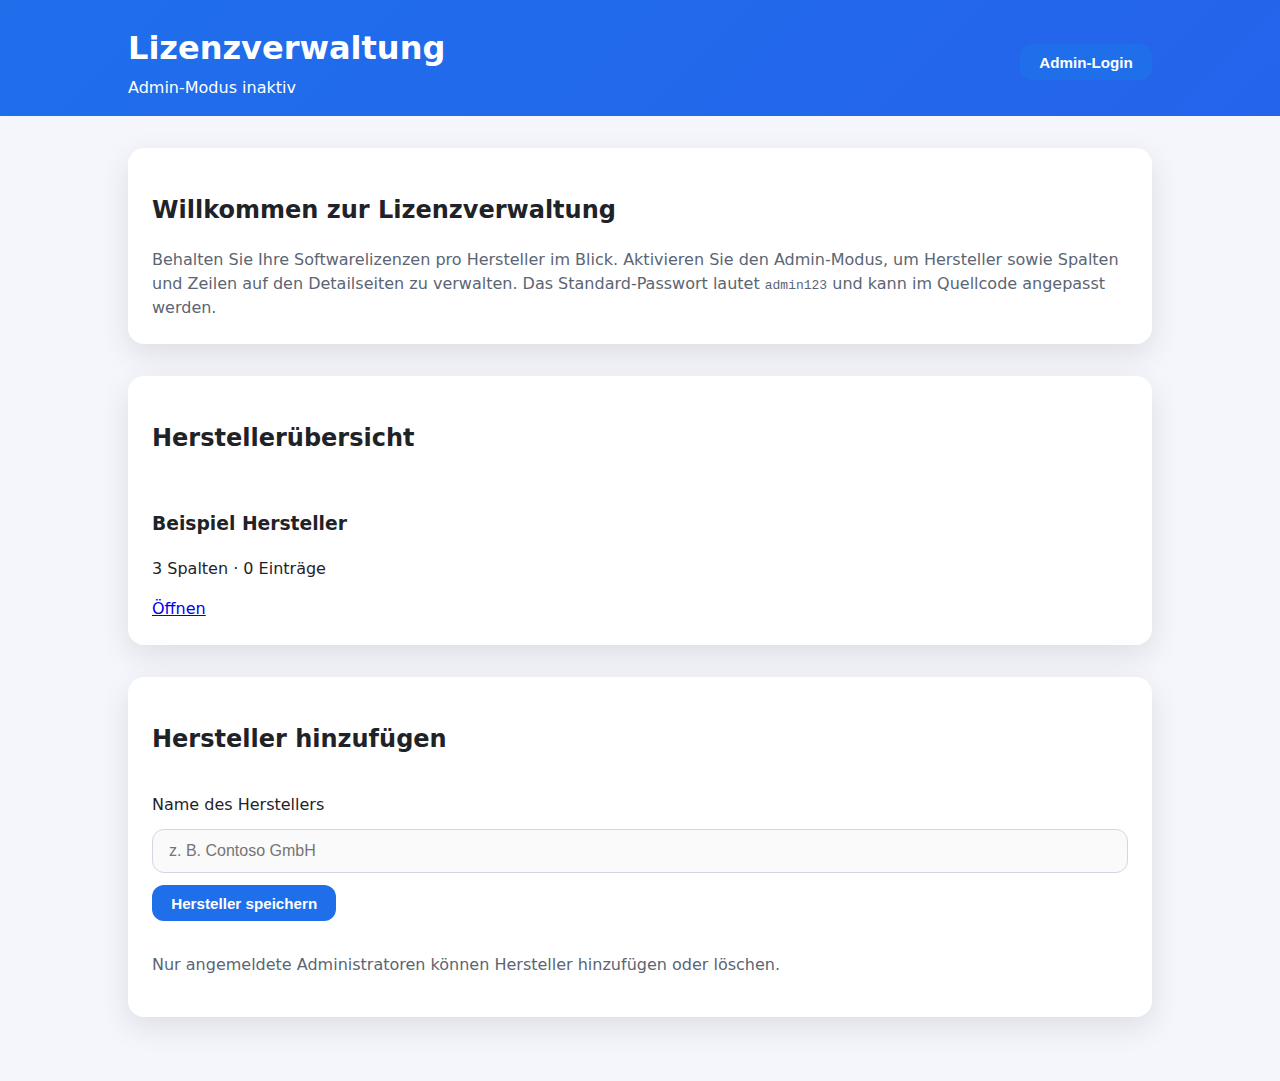
<file: index.html>
<!DOCTYPE html>
<html lang="de">
  <head>
    <meta charset="UTF-8" />
    <meta name="viewport" content="width=device-width, initial-scale=1.0" />
    <title>Lizenzverwaltung · Übersicht</title>
    <link rel="stylesheet" href="assets/css/style.css" />
  </head>
  <body>
    <header class="site-header">
      <div>
        <h1>Lizenzverwaltung</h1>
        <p class="admin-status" data-admin-status>Admin-Modus inaktiv</p>
      </div>
      <div class="admin-actions">
        <button type="button" class="primary-button" data-admin-button>Admin-Login</button>
      </div>
    </header>

    <main class="content">
      <section class="intro">
        <h2>Willkommen zur Lizenzverwaltung</h2>
        <p>
          Behalten Sie Ihre Softwarelizenzen pro Hersteller im Blick. Aktivieren Sie den
          Admin-Modus, um Hersteller sowie Spalten und Zeilen auf den Detailseiten zu
          verwalten. Das Standard-Passwort lautet <code>admin123</code> und kann im
          Quellcode angepasst werden.
        </p>
      </section>

      <section class="table-section">
        <h2>Herstellerübersicht</h2>
        <div class="feedback" data-feedback hidden role="status"></div>
        <div class="manufacturer-list" data-manufacturer-list></div>
      </section>

      <section class="admin-panel">
        <h2>Hersteller hinzufügen</h2>
        <form data-new-manufacturer-form>
          <fieldset class="admin-form" disabled>
            <label for="manufacturer-name">Name des Herstellers</label>
            <input
              type="text"
              id="manufacturer-name"
              name="manufacturerName"
              placeholder="z. B. Contoso GmbH"
              data-new-manufacturer-name
              required
            />
            <div class="table-actions">
              <button type="submit" class="primary-button">Hersteller speichern</button>
            </div>
          </fieldset>
        </form>
        <p class="muted">
          Nur angemeldete Administratoren können Hersteller hinzufügen oder löschen.
        </p>
      </section>
    </main>

    <dialog class="dialog" data-admin-modal>
      <form class="dialog-form" data-admin-form method="dialog">
        <h2>Admin-Login</h2>
        <label for="admin-password">Passwort</label>
        <input
          type="password"
          id="admin-password"
          name="password"
          placeholder="Passwort eingeben"
          required
        />
        <div class="dialog-actions">
          <button type="submit" class="primary-button">Anmelden</button>
          <button type="button" class="secondary-button" data-admin-cancel>Abbrechen</button>
        </div>
      </form>
    </dialog>

    <script type="module" src="assets/js/index.js"></script>
  </body>
</html>
</file>
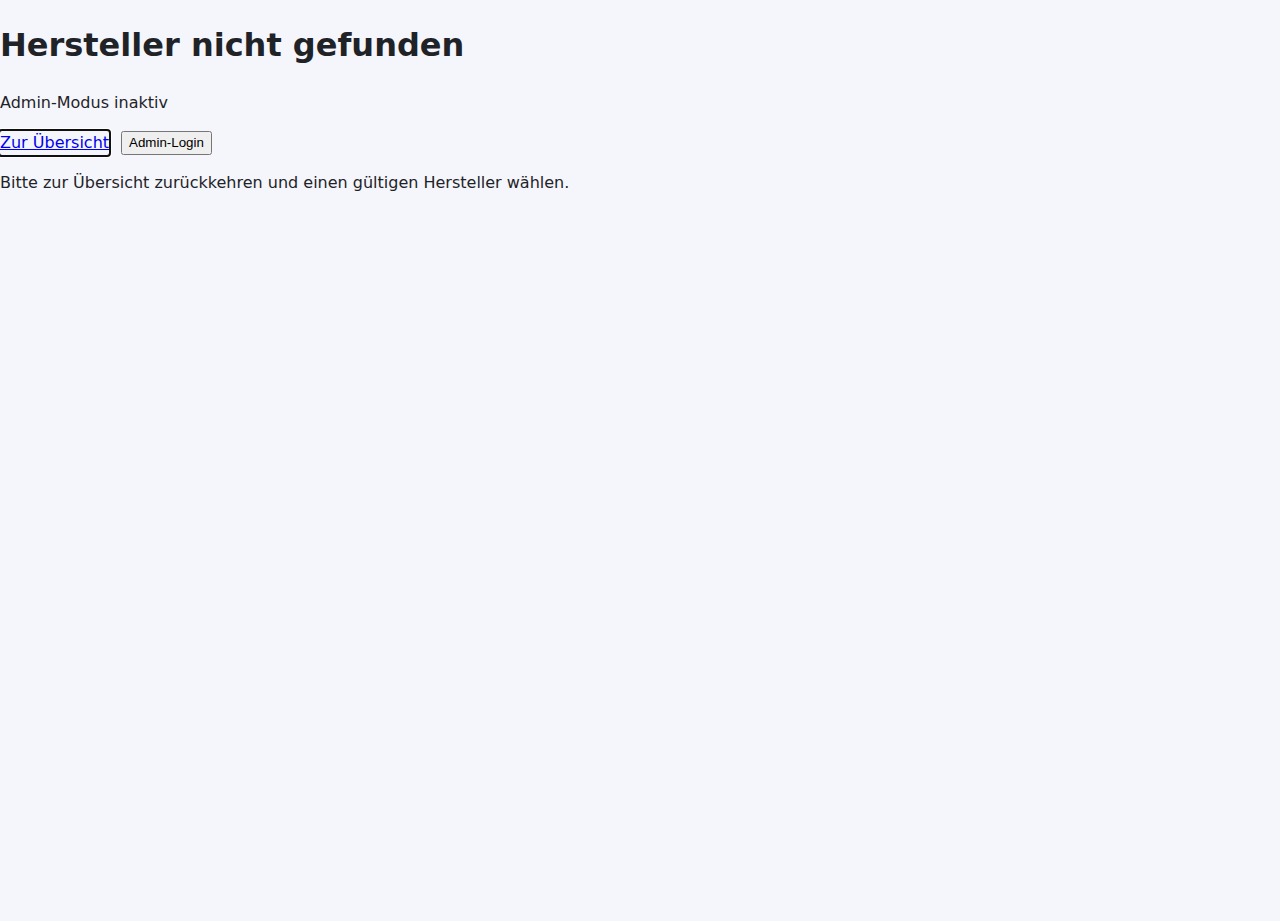
<file: manufacturer.html>
<!DOCTYPE html>
<html lang="de">
  <head>
    <meta charset="UTF-8" />
    <meta name="viewport" content="width=device-width, initial-scale=1.0" />
    <title>Lizenzverwaltung · Hersteller</title>
    <link rel="stylesheet" href="assets/css/style.css" />
  </head>
  <body>
    <header>
      <div>
        <h1 data-manufacturer-title>Hersteller</h1>
        <p data-admin-status>Admin-Modus inaktiv</p>
      </div>
      <div class="table-actions">
        <a class="button" href="index.html" data-home-link>Zur Übersicht</a>
        <button type="button" data-admin-button>Admin-Login</button>
      </div>
    </header>

    <main>
      <section>
        <div class="table-actions">
          <form data-add-column-form>
            <fieldset disabled>
              <label for="column-name">Neue Spalte</label>
              <input
                type="text"
                id="column-name"
                name="columnName"
                placeholder="z. B. Support-Ende"
                required
              />
              <button type="submit">Spalte hinzufügen</button>
            </fieldset>
          </form>

          <button type="button" data-add-row>Zeile hinzufügen</button>
        </div>
      </section>

      <section>
        <div class="feedback" data-feedback hidden></div>
        <div class="table-wrapper">
          <table>
            <thead data-table-head></thead>
            <tbody data-table-body></tbody>
          </table>
        </div>
      </section>
    </main>

    <dialog data-admin-modal>
      <form data-admin-form method="dialog">
        <h2>Admin-Login</h2>
        <label for="admin-password">Passwort</label>
        <input
          type="password"
          id="admin-password"
          name="password"
          placeholder="Passwort eingeben"
          required
        />
        <div class="table-actions">
          <button type="submit">Anmelden</button>
          <button type="button" class="button button-danger" data-admin-cancel>Abbrechen</button>
        </div>
      </form>
    </dialog>

    <script type="module" src="assets/js/manufacturer.js"></script>
  </body>
</html>
</file>
<file: assets/css/style.css>
:root {
  color-scheme: light dark;
  --background: #f4f6fb;
  --card: #ffffff;
  --border: #d0d7e2;
  --accent: #1f6feb;
  --accent-text: #ffffff;
  --text: #1f2328;
  --muted: #5b6573;
  --shadow: 0 10px 30px rgba(15, 23, 42, 0.1);
  font-family: 'Segoe UI', system-ui, -apple-system, BlinkMacSystemFont, sans-serif;
  line-height: 1.5;
}

* {
  box-sizing: border-box;
}

body {
  margin: 0;
  min-height: 100vh;
  background: var(--background);
  color: var(--text);
}

.site-header {
  display: flex;
  justify-content: space-between;
  align-items: center;
  padding: 1.5rem 10vw 1rem;
  background: linear-gradient(135deg, #1f6feb, #2563eb);
  color: var(--accent-text);
  gap: 1rem;
}

.site-header h1 {
  margin: 0;
  font-size: clamp(1.5rem, 2.5vw, 2.5rem);
}

.breadcrumbs {
  font-size: 0.9rem;
  margin-bottom: 0.35rem;
  display: flex;
  align-items: center;
  gap: 0.5rem;
}

.breadcrumbs a {
  color: var(--accent-text);
  text-decoration: none;
  font-weight: 600;
}

.admin-status {
  margin: 0.25rem 0 0;
  font-weight: 500;
}

.admin-actions {
  display: flex;
  gap: 0.75rem;
  flex-wrap: wrap;
}

.content {
  padding: 2rem 10vw 4rem;
  display: grid;
  gap: 2rem;
}

.intro,
.admin-panel,
.table-section {
  background: var(--card);
  border-radius: 1rem;
  padding: 1.5rem;
  box-shadow: var(--shadow);
}

.intro p {
  margin: 0.5rem 0 0;
  color: var(--muted);
}

.admin-panel {
  display: grid;
  gap: 1rem;
}

.admin-form {
  display: grid;
  gap: 0.75rem;
}

.admin-form input,
.admin-form select {
  padding: 0.75rem 1rem;
  border-radius: 0.75rem;
  border: 1px solid var(--border);
  font-size: 1rem;
}

fieldset {
  border: none;
  padding: 0;
  margin: 0;
}

.primary-button,
.secondary-button {
  border: none;
  border-radius: 0.75rem;
  padding: 0.6rem 1.2rem;
  cursor: pointer;
  font-weight: 600;
  font-size: 0.95rem;
  display: inline-flex;
  align-items: center;
  justify-content: center;
  gap: 0.4rem;
  transition: opacity 0.2s ease;
  text-decoration: none;
}

.primary-button {
  background: var(--accent);
  color: var(--accent-text);
}

.secondary-button {
  background: transparent;
  color: var(--accent);
  border: 1px solid var(--accent);
}

.danger-button {
  background: #dc2626;
  color: var(--accent-text);
  border: 1px solid transparent;
}

.primary-button:hover,
.secondary-button:hover,
.danger-button:hover {
  opacity: 0.9;
}

.primary-button:focus,
.secondary-button:focus,
.danger-button:focus {
  outline: 2px solid var(--accent);
  outline-offset: 2px;
}

.manufacturer-list {
  list-style: none;
  padding: 0;
  margin: 0;
  display: grid;
  grid-template-columns: repeat(auto-fit, minmax(220px, 1fr));
  gap: 1rem;
}

.manufacturer-item {
  background: var(--card);
  border-radius: 1rem;
  padding: 1rem 1.5rem;
  box-shadow: var(--shadow);
  display: grid;
  gap: 0.75rem;
  transition: transform 0.2s ease, box-shadow 0.2s ease;
}

.manufacturer-item a {
  color: var(--text);
  text-decoration: none;
  font-weight: 600;
  font-size: 1.1rem;
}

.manufacturer-item:hover {
  transform: translateY(-4px);
  box-shadow: 0 15px 40px rgba(15, 23, 42, 0.15);
}

.manufacturer-item .muted {
  color: var(--muted);
  margin: 0;
}

.table-actions {
  display: flex;
  gap: 0.75rem;
  flex-wrap: wrap;
}

.table-section {
  display: grid;
  gap: 1rem;
}

.table-wrapper {
  overflow-x: auto;
}

#licenseTable {
  width: 100%;
  border-collapse: collapse;
}

#licenseTable th,
#licenseTable td {
  padding: 0.75rem 1rem;
  border: 1px solid var(--border);
  text-align: left;
  background: var(--card);
}

#licenseTable th {
  background: rgba(31, 111, 235, 0.1);
  font-weight: 600;
}

.editable-cell {
  background: rgba(37, 99, 235, 0.08);
}

.empty-state {
  color: var(--muted);
  font-style: italic;
  margin: 0;
}

.feedback {
  border-radius: 0.75rem;
  padding: 0.8rem 1rem;
  font-weight: 600;
  border: 1px solid transparent;
}

.feedback[data-variant='success'] {
  background: #dcfce7;
  color: #166534;
  border-color: #86efac;
}

.feedback[data-variant='error'] {
  background: #fee2e2;
  color: #b91c1c;
  border-color: #fca5a5;
}

.feedback[data-variant='info'] {
  background: #e0f2fe;
  color: #0c4a6e;
  border-color: #7dd3fc;
}

.dialog::backdrop {
  background: rgba(15, 23, 42, 0.55);
}

.dialog {
  border: none;
  border-radius: 1rem;
  padding: 0;
  box-shadow: var(--shadow);
  width: min(420px, 85vw);
}

.dialog-form {
  padding: 1.5rem;
  display: grid;
  gap: 1rem;
}

.dialog-form input {
  padding: 0.75rem 1rem;
  border-radius: 0.75rem;
  border: 1px solid var(--border);
}

.dialog-actions {
  display: flex;
  justify-content: flex-end;
  gap: 0.75rem;
}

.muted {
  color: var(--muted);
}

.icon-button {
  border: none;
  background: transparent;
  color: var(--muted);
  cursor: pointer;
  font-size: 0.9rem;
  margin-left: 0.5rem;
}

.icon-button:hover {
  color: var(--accent);
}

@media (max-width: 768px) {
  .site-header {
    flex-direction: column;
    align-items: flex-start;
  }

  .content {
    padding: 1.5rem;
  }
}
</file>
